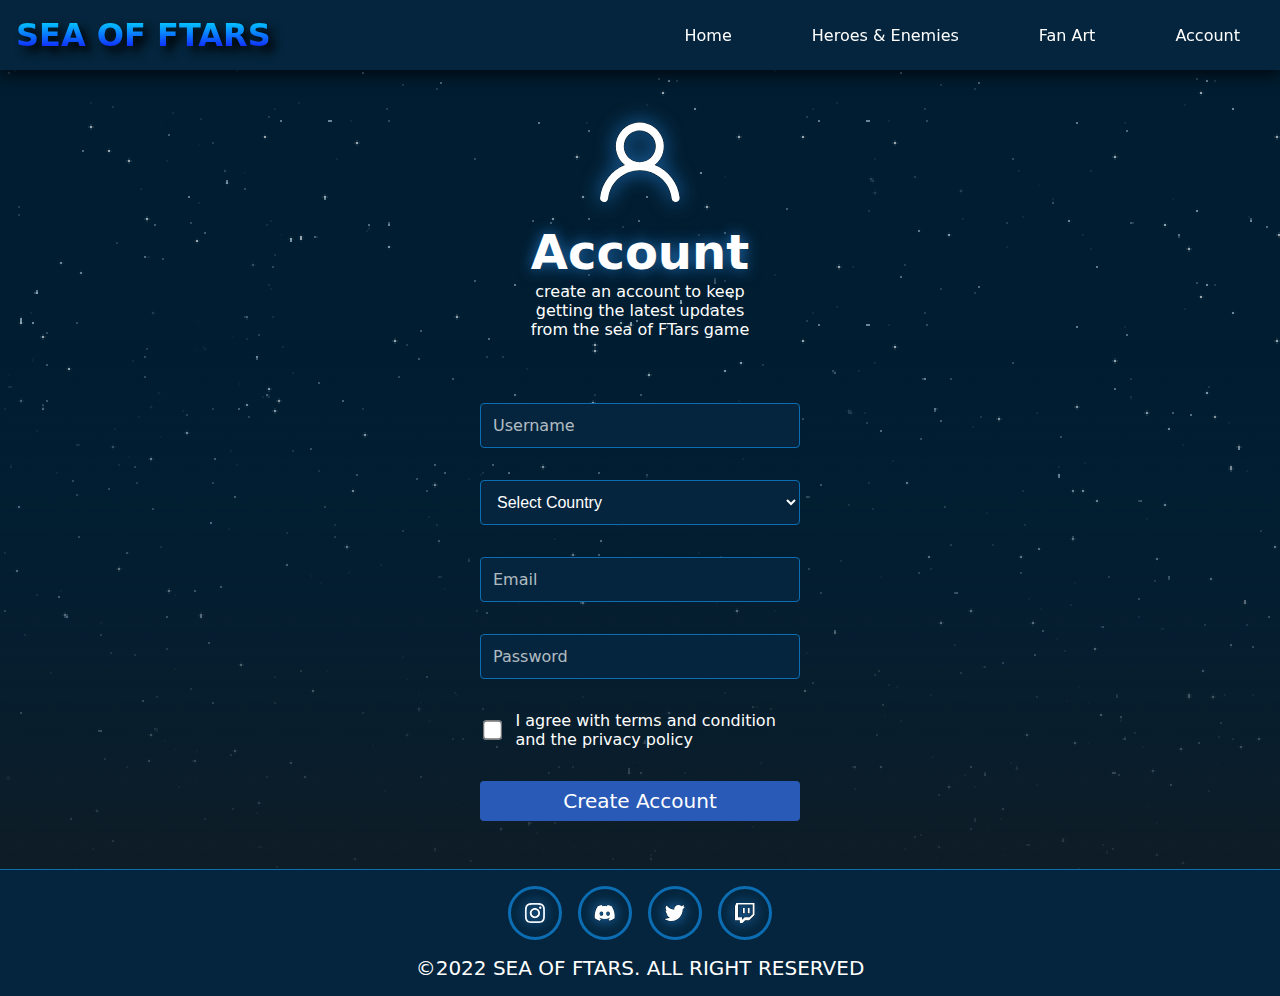
<file: account.html>
<!DOCTYPE html>
<html lang="en">
    <head>
        <meta charset="UTF-8" />
        <meta http-equiv="X-UA-Compatible" content="IE=edge" />
        <meta name="viewport" content="width=device-width, initial-scale=1.0" />
        <link rel="stylesheet" href="./css/variables.css" />
        <link rel="stylesheet" href="./css/navbar.css" />
        <link rel="stylesheet" href="./css/footer.css" />
        <link rel="stylesheet" href="./css/account.css" />
        <script src="./javascript/navbar.js" defer></script>
        <script src="./javascript/validation.js" defer></script>
    </head>
    <body>
        <nav class="nav">
            <div class="nav-logo-title">SEA OF FTARS</div>
            <div class="nav-content">
                <a href="./index.html" class="nav-link">Home</a>
                <a href="./heroes_and_enemy.html" class="nav-link"
                    >Heroes & Enemies</a
                >
                <a href="./fan_art.html" class="nav-link">Fan Art</a>
                <a href="./account.html" class="nav-link">Account</a>
            </div>
            <div class="nav-button-burger">
                <div class="nav__burger"></div>
            </div>
        </nav>

        <main class="main">
            <div class="sky-background-top">
                <img
                    src="./assets/Background/bg-pattern-sky-lg.png"
                    class="sky-background-image-top"
                    alt=""
                />
            </div>
            <div class="top-content">
                <img
                    src="./assets/Icons/Account.svg"
                    class="top-content-image"
                    alt=""
                />
                <div class="top-content-title">Account</div>
                <div class="top-content-text">
                    create an account to keep getting the latest updates from
                    the sea of FTars game
                </div>
            </div>
            <form action="" class="form">
                <input
                    type="text"
                    class="text-input"
                    placeholder="Username"
                    onfocus="this.placeholder =''"
                    onblur="this.placeholder = 'Username'"
                    id="username"
                />
                <select name="" id="country" class="select-input">
                    <option value="" selected>Select Country</option>
                    <option value="Indonesia">Indonesia</option>
                    <option value="Amerika">Amerika</option>
                    <option value="Singapore">Singapore</option>
                    <option value="Brazil">Brazil</option>
                </select>
                <input
                    type="text"
                    class="text-input"
                    placeholder="Email"
                    onfocus="this.placeholder =''"
                    onblur="this.placeholder = 'Email'"
                    id="email"
                />
                <input
                    type="text"
                    class="text-input"
                    placeholder="Password"
                    onfocus="this.placeholder =''"
                    onblur="this.placeholder = 'Password'"
                    id="password"
                />
                <div class="checkbox-input-container">
                    <input
                        type="checkbox"
                        name="checkbox"
                        class="checkbox-input"
                        id="checkbox"
                    />
                    <p class="checkbox-text">
                        I agree with terms and condition and the privacy policy
                    </p>
                </div>
                <button class="create-button" id="create-button">
                    Create Account
                </button>
            </form>
        </main>

        <!-- MENU BAR RESPONSIVE -->
        <div class="menu-container" id="menu-container">
            <div class="menu">
                <a href="./index.html">Home</a>
            </div>
            <div class="menu">
                <a href="./heroes_and_enemy.html">Heroes & Enemy</a>
            </div>
            <div class="menu">
                <a href="./fan_art.html">Fan Art</a>
            </div>
            <div class="menu">
                <a href="./account.html">Account</a>
            </div>
        </div>

        <footer class="footer">
            <div class="social-media">
                <a href="" class="social-media__icon">
                    <img
                        src="./assets/Icons/instagram.svg"
                        class="icon"
                        alt=""
                    />
                </a>
                <a href="" class="social-media__icon">
                    <img src="./assets/Icons/discord.svg" class="icon" alt="" />
                </a>
                <a href="" class="social-media__icon">
                    <img src="./assets/Icons/twitter.svg" class="icon" alt="" />
                </a>
                <a href="" class="social-media__icon">
                    <img src="./assets/Icons/twitch.svg" class="icon" alt="" />
                </a>
            </div>
            <div class="copyright">©2022 SEA OF FTARS. ALL RIGHT RESERVED</div>
        </footer>

        <p class="error-message" id="error-message"></p>
        <p class="success-message" id="success-message"></p>
    </body>
</html>
</file>
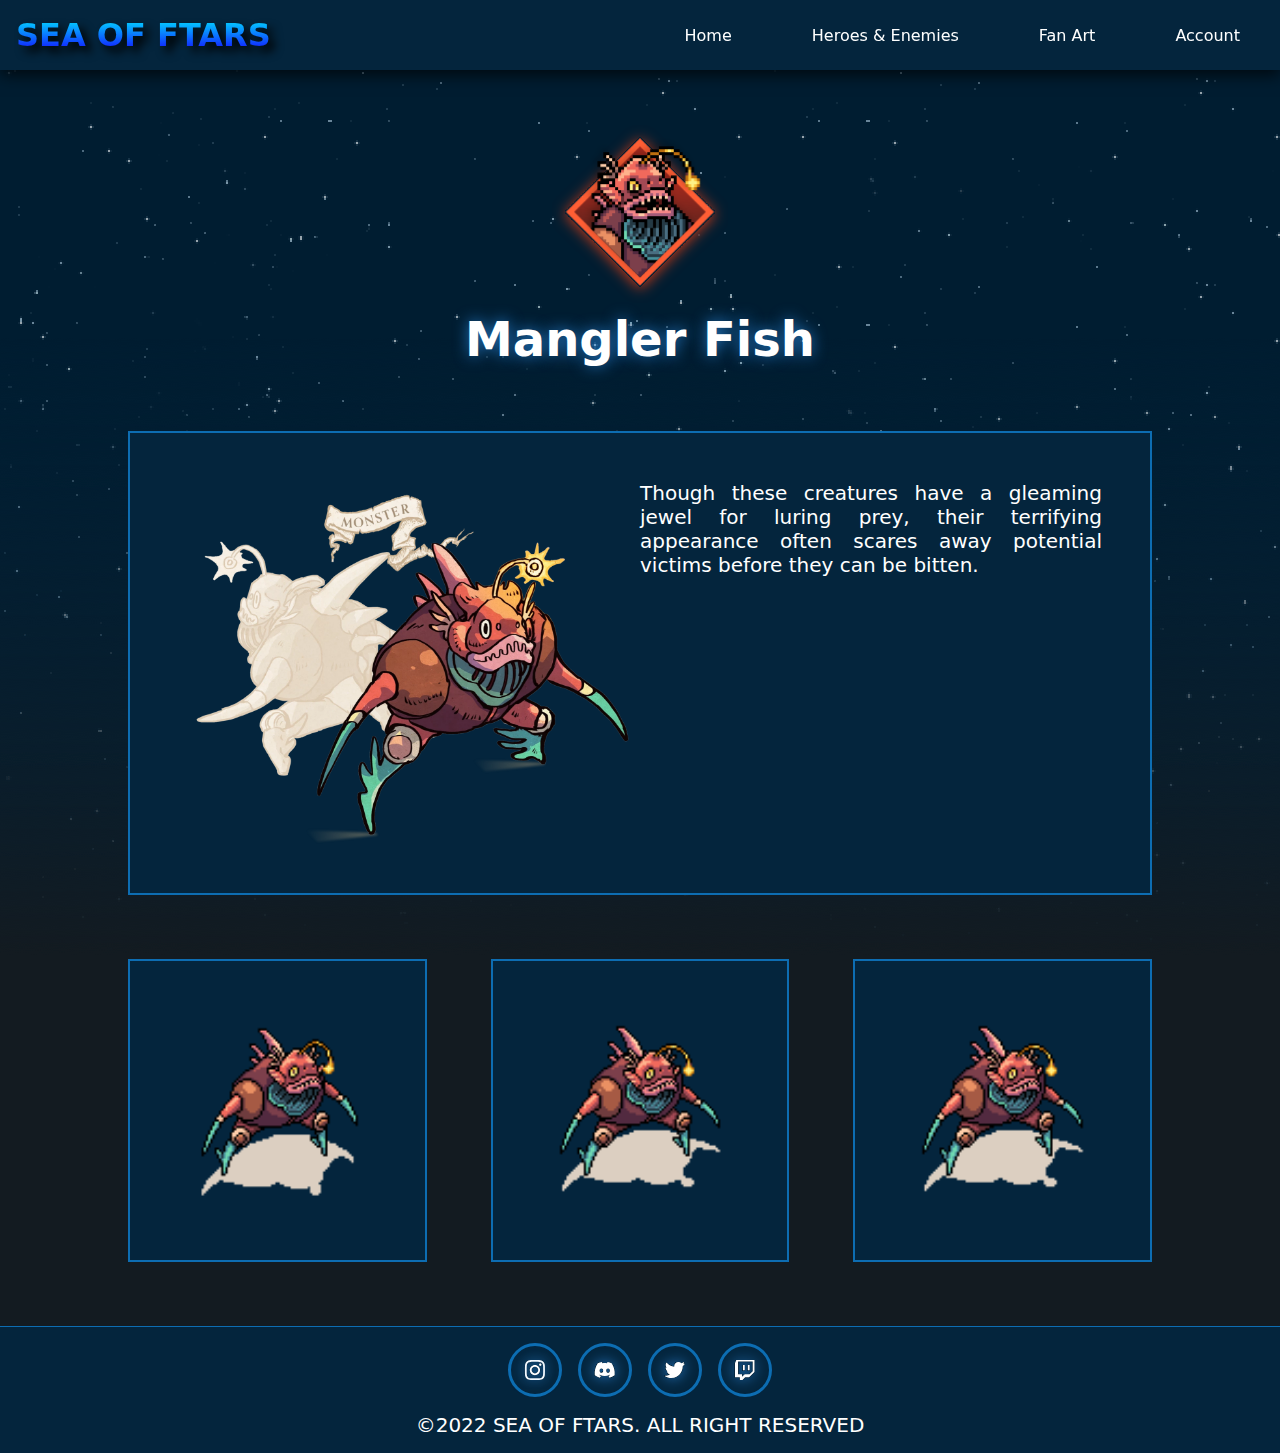
<file: enemy_detail.html>
<!DOCTYPE html>
<html lang="en">
    <head>
        <meta charset="UTF-8" />
        <meta http-equiv="X-UA-Compatible" content="IE=edge" />
        <meta name="viewport" content="width=device-width, initial-scale=1.0" />
        <link rel="stylesheet" href="./css/variables.css" />
        <link rel="stylesheet" href="./css/navbar.css" />
        <link rel="stylesheet" href="./css/footer.css" />
        <link rel="stylesheet" href="./css/character_detail.css" />
        <script src="./javascript/navbar.js" defer></script>
    </head>
    <body>
        <nav class="nav">
            <div class="nav-logo-title">SEA OF FTARS</div>
            <div class="nav-content">
                <a href="./index.html" class="nav-link">Home</a>
                <a href="./heroes_and_enemy.html" class="nav-link"
                    >Heroes & Enemies</a
                >
                <a href="./fan_art.html" class="nav-link">Fan Art</a>
                <a href="./account.html" class="nav-link">Account</a>
            </div>
            <div class="nav-button-burger">
                <div class="nav__burger"></div>
            </div>
        </nav>

        <main class="main">
            <div class="sky-background-top">
                <img
                    src="./assets/Background/bg-pattern-sky-lg.png"
                    class="sky-background-image-top"
                    alt=""
                />
            </div>
            <div class="top-content">
                <img
                    src="./assets/Enemy Detail/enemy_icon.svg"
                    class="top-content-image"
                    alt=""
                />
                <div class="top-content-title">Mangler Fish</div>
            </div>

            <article class="content-container">
                <img
                    src="./assets/Enemy Detail/enemy_icon2.png"
                    class="character-icon2"
                    alt=""
                />
                <div class="character-text">
                    Though these creatures have a gleaming jewel for luring
                    prey, their terrifying appearance often scares away
                    potential victims before they can be bitten.
                </div>
            </article>

            <article class="animation-container">
                <div class="animation-content-container">
                    <img
                        src="./assets/Enemy Detail/anim1.gif"
                        class="animation-content"
                        alt=""
                    />
                </div>
                <div class="animation-content-container">
                    <img
                        src="./assets/Enemy Detail/anim2.gif"
                        class="animation-content"
                        alt=""
                    />
                </div>
                <div class="animation-content-container">
                    <img
                        src="./assets/Enemy Detail/anim3.gif"
                        class="animation-content"
                        alt=""
                    />
                </div>
            </article>
        </main>

        <!-- MENU BAR RESPONSIVE -->
        <div class="menu-container" id="menu-container">
            <div class="menu">
                <a href="./index.html">Home</a>
            </div>
            <div class="menu">
                <a href="./heroes_and_enemy.html">Heroes & Enemy</a>
            </div>
            <div class="menu">
                <a href="./fan_art.html">Fan Art</a>
            </div>
            <div class="menu">
                <a href="./account.html">Account</a>
            </div>
        </div>

        <footer class="footer">
            <div class="social-media">
                <a href="" class="social-media__icon">
                    <img
                        src="./assets/Icons/instagram.svg"
                        class="icon"
                        alt=""
                    />
                </a>
                <a href="" class="social-media__icon">
                    <img src="./assets/Icons/discord.svg" class="icon" alt="" />
                </a>
                <a href="" class="social-media__icon">
                    <img src="./assets/Icons/twitter.svg" class="icon" alt="" />
                </a>
                <a href="" class="social-media__icon">
                    <img src="./assets/Icons/twitch.svg" class="icon" alt="" />
                </a>
            </div>
            <div class="copyright">©2022 SEA OF FTARS. ALL RIGHT RESERVED</div>
        </footer>
    </body>
</html>
</file>
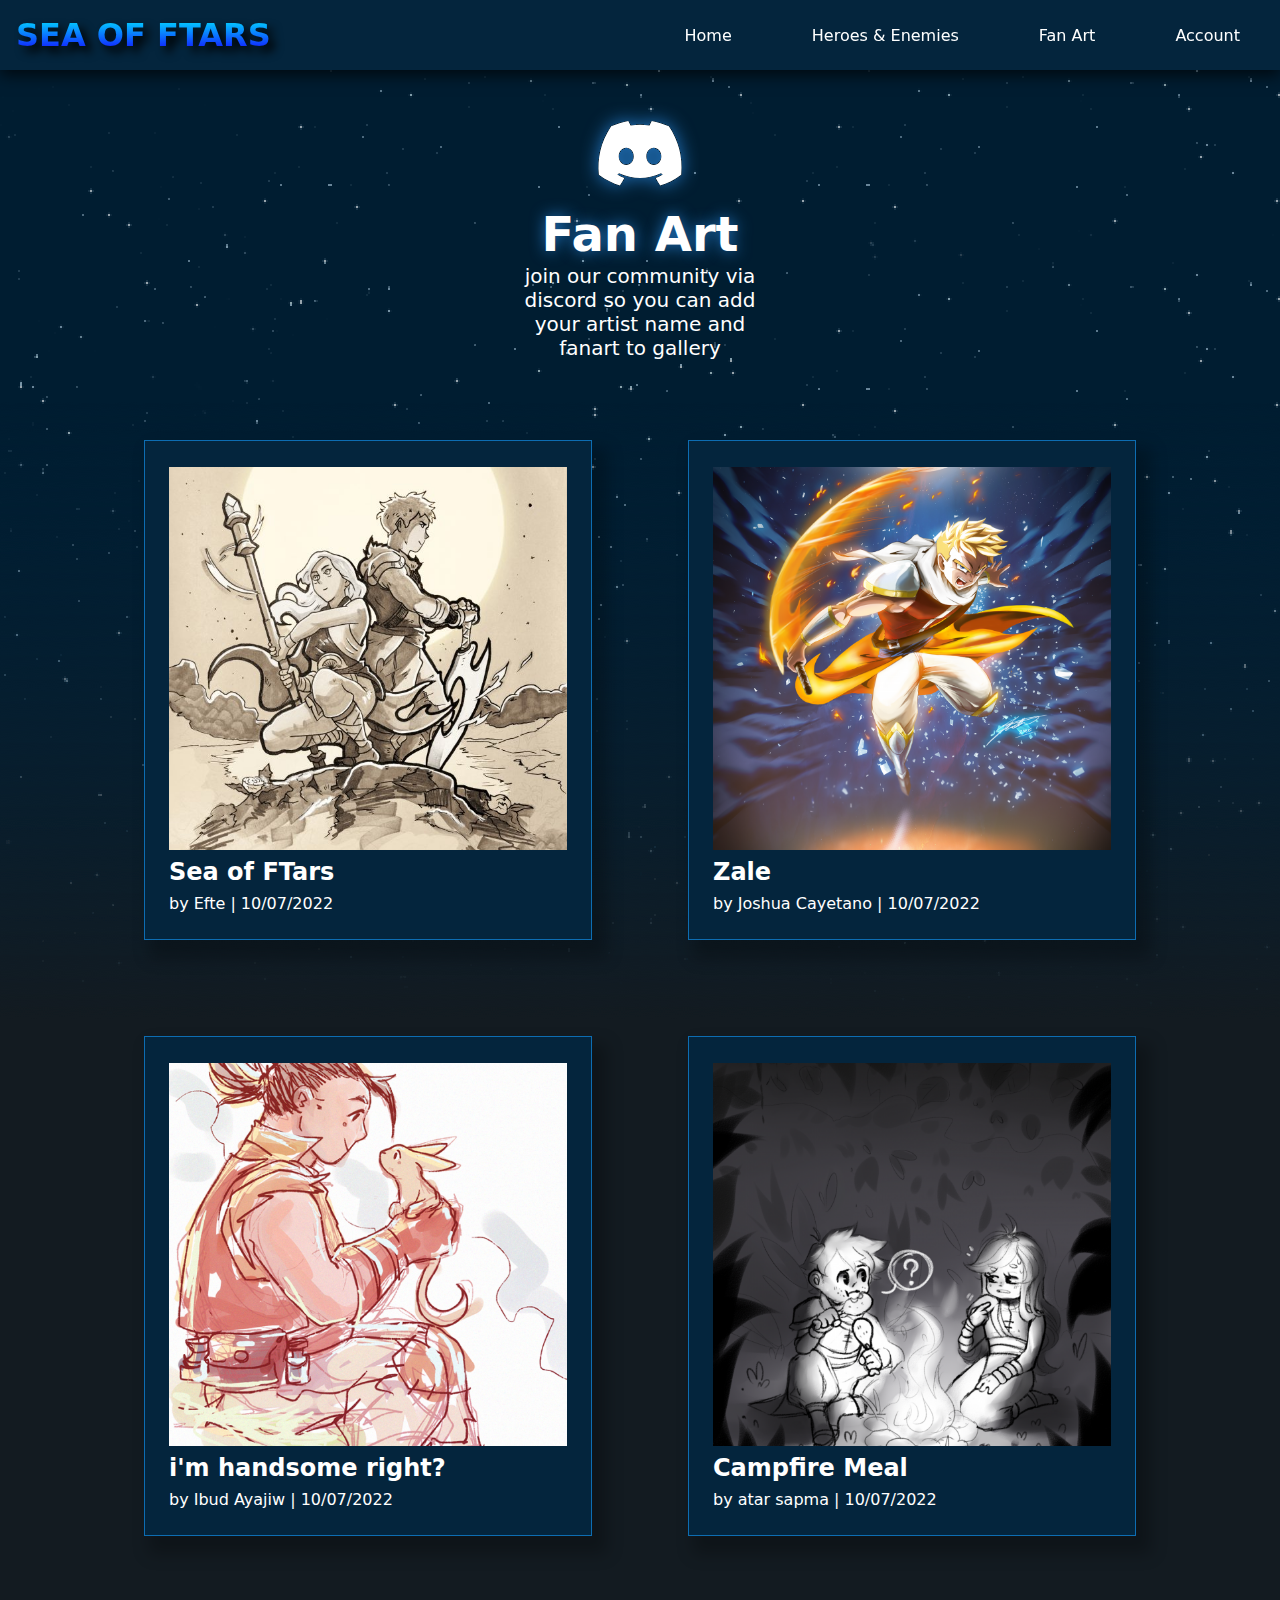
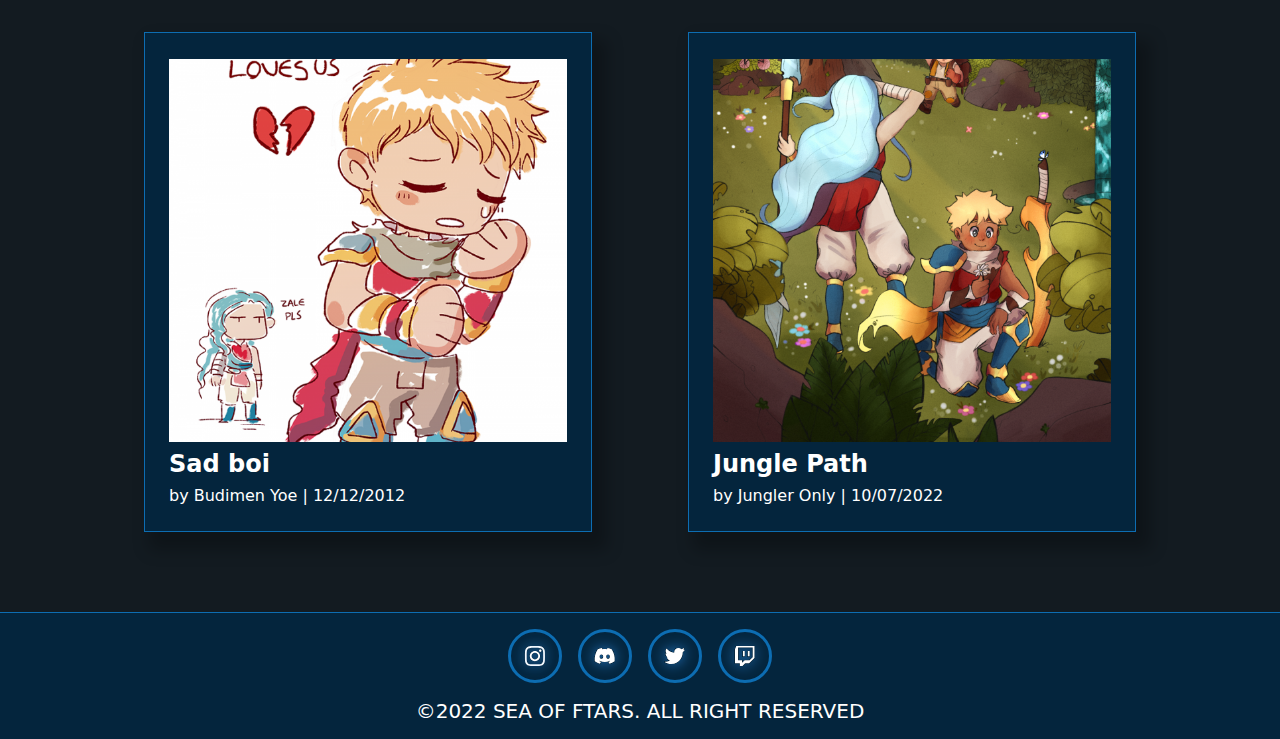
<file: fan_art.html>
<!DOCTYPE html>
<html lang="en">
    <head>
        <meta charset="UTF-8" />
        <meta http-equiv="X-UA-Compatible" content="IE=edge" />
        <meta name="viewport" content="width=device-width, initial-scale=1.0" />
        <link rel="stylesheet" href="./css/variables.css" />
        <link rel="stylesheet" href="./css/navbar.css" />
        <link rel="stylesheet" href="./css/footer.css" />
        <link rel="stylesheet" href="./css/fan_art.css" />
        <script src="./javascript/navbar.js" defer></script>
    </head>
    <body>
        <nav class="nav">
            <div class="nav-logo-title">SEA OF FTARS</div>
            <div class="nav-content">
                <a href="./index.html" class="nav-link">Home</a>
                <a href="./heroes_and_enemy.html" class="nav-link">
                    Heroes & Enemies
                </a>
                <a href="./fan_art.html" class="nav-link">Fan Art</a>
                <a href="./account.html" class="nav-link">Account</a>
            </div>
            <div class="nav-button-burger">
                <div class="nav__burger"></div>
            </div>
        </nav>

        <main class="main">
            <div class="sky-background-top">
                <img
                    src="./assets/Background/bg-pattern-sky-lg.png"
                    class="sky-background-image-top"
                    alt=""
                />
            </div>
            <article class="top-content">
                <img
                    src="./assets/Icons/discord2.svg"
                    class="top-content-image"
                    alt=""
                />
                <div class="top-content-title">Fan Art</div>
                <div class="top-content-text">
                    join our community via discord so you can add your artist
                    name and fanart to gallery
                </div>
            </article>

            <article class="fan-art-content-container">
                <div class="fan-art-content">
                    <img
                        src="./assets/Fan Art Post/Fan Art Pos2.jpg"
                        class="fan-art-image"
                        alt=""
                    />
                    <div class="fan-art-title">Sea of FTars</div>
                    <div class="fan-art-text">by Efte | 10/07/2022</div>
                </div>
                <div class="fan-art-content">
                    <img
                        src="./assets/Fan Art Post/Fan Art Pos7.png"
                        class="fan-art-image"
                        alt=""
                    />
                    <div class="fan-art-title">Zale</div>
                    <div class="fan-art-text">
                        by Joshua Cayetano | 10/07/2022
                    </div>
                </div>
                <div class="fan-art-content">
                    <img
                        src="./assets/Fan Art Post/Fan Art Pos6.png"
                        class="fan-art-image"
                        alt=""
                    />
                    <div class="fan-art-title">i'm handsome right?</div>
                    <div class="fan-art-text">by Ibud Ayajiw | 10/07/2022</div>
                </div>
                <div class="fan-art-content">
                    <img
                        src="./assets/Fan Art Post/Fan Art Pos.png"
                        class="fan-art-image"
                        alt=""
                    />
                    <div class="fan-art-title">Campfire Meal</div>
                    <div class="fan-art-text">by atar sapma | 10/07/2022</div>
                </div>
                <div class="fan-art-content">
                    <img
                        src="./assets/Fan Art Post/Fan Art Pos9.png"
                        class="fan-art-image"
                        alt=""
                    />
                    <div class="fan-art-title">Sad boi</div>
                    <div class="fan-art-text">by Budimen Yoe | 12/12/2012</div>
                </div>
                <div class="fan-art-content">
                    <img
                        src="./assets/Fan Art Post/Fan Art Pos8.png"
                        class="fan-art-image"
                        alt=""
                    />
                    <div class="fan-art-title">Jungle Path</div>
                    <div class="fan-art-text">by Jungler Only | 10/07/2022</div>
                </div>
            </article>
            <!-- <div class="sky-background-bottom">
                <img
                    src="./assets/Background/bg-pattern-sky-lg.png"
                    class="sky-background-image-bottom"
                    alt=""
                />
            </div> -->
        </main>

        <!-- MENU BAR RESPONSIVE -->
        <div class="menu-container" id="menu-container">
            <div class="menu">
                <a href="./index.html">Home</a>
            </div>
            <div class="menu">
                <a href="./heroes_and_enemy.html">Heroes & Enemy</a>
            </div>
            <div class="menu">
                <a href="./fan_art.html">Fan Art</a>
            </div>
            <div class="menu">
                <a href="./account.html">Account</a>
            </div>
        </div>

        <footer class="footer">
            <div class="social-media">
                <a href="" class="social-media__icon">
                    <img
                        src="./assets/Icons/instagram.svg"
                        class="icon"
                        alt=""
                    />
                </a>
                <a href="" class="social-media__icon">
                    <img src="./assets/Icons/discord.svg" class="icon" alt="" />
                </a>
                <a href="" class="social-media__icon">
                    <img src="./assets/Icons/twitter.svg" class="icon" alt="" />
                </a>
                <a href="" class="social-media__icon">
                    <img src="./assets/Icons/twitch.svg" class="icon" alt="" />
                </a>
            </div>
            <div class="copyright">©2022 SEA OF FTARS. ALL RIGHT RESERVED</div>
        </footer>
    </body>
</html>
</file>
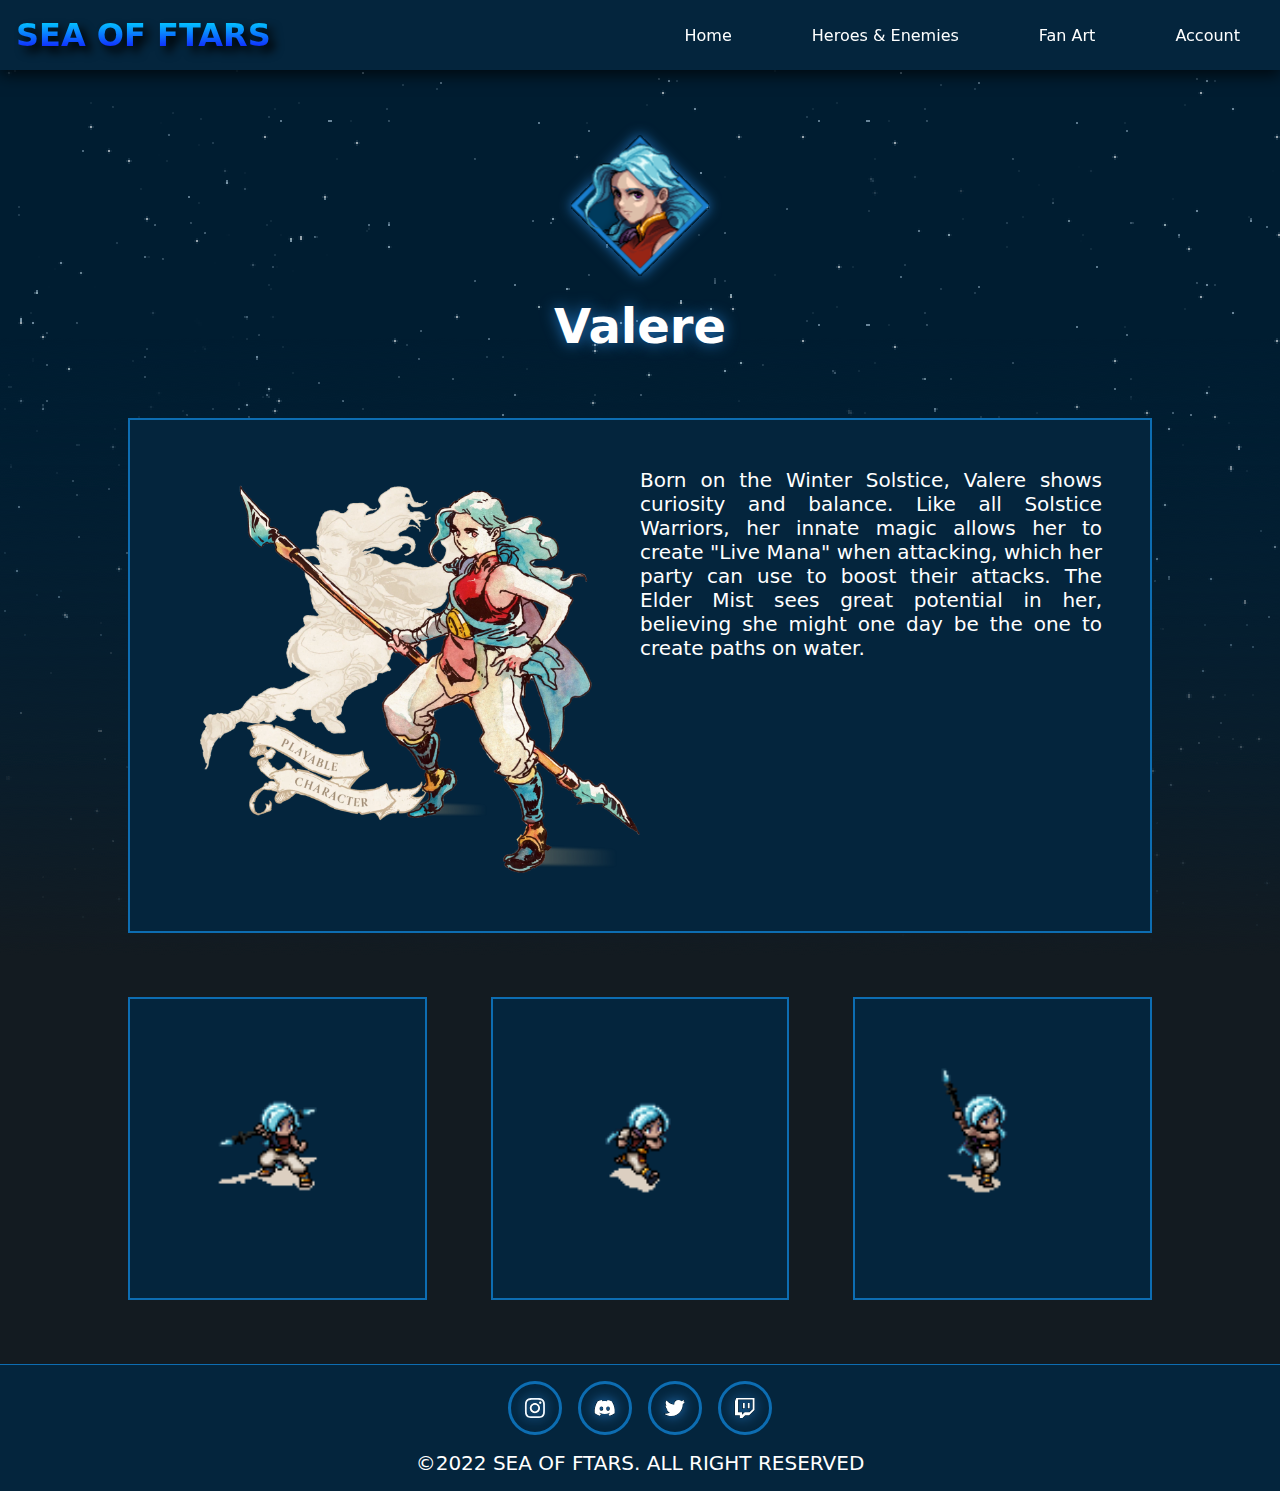
<file: hero_detail.html>
<!DOCTYPE html>
<html lang="en">
    <head>
        <meta charset="UTF-8" />
        <meta http-equiv="X-UA-Compatible" content="IE=edge" />
        <meta name="viewport" content="width=device-width, initial-scale=1.0" />
        <link rel="stylesheet" href="./css/variables.css" />
        <link rel="stylesheet" href="./css/navbar.css" />
        <link rel="stylesheet" href="./css/footer.css" />
        <link rel="stylesheet" href="./css/character_detail.css" />
        <script src="./javascript/navbar.js" defer></script>
    </head>
    <body>
        <nav class="nav">
            <div class="nav-logo-title">SEA OF FTARS</div>
            <div class="nav-content">
                <a href="./index.html" class="nav-link">Home</a>
                <a href="./heroes_and_enemy.html" class="nav-link"
                    >Heroes & Enemies</a
                >
                <a href="./fan_art.html" class="nav-link">Fan Art</a>
                <a href="./account.html" class="nav-link">Account</a>
            </div>
            <div class="nav-button-burger">
                <div class="nav__burger"></div>
            </div>
        </nav>

        <main class="main">
            <div class="sky-background-top">
                <img
                    src="./assets/Background/bg-pattern-sky-lg.png"
                    class="sky-background-image-top"
                    alt=""
                />
            </div>
            <div class="top-content">
                <img
                    src="./assets/Hero Detail/hero_icon.svg"
                    class="top-content-image"
                    alt=""
                />
                <div class="top-content-title">Valere</div>
            </div>

            <article class="content-container">
                <img
                    src="./assets/Hero Detail/hero_icon2.png"
                    class="character-icon2"
                    alt=""
                />
                <div class="character-text">
                    Born on the Winter Solstice, Valere shows curiosity and
                    balance. Like all Solstice Warriors, her innate magic allows
                    her to create "Live Mana" when attacking, which her party
                    can use to boost their attacks. The Elder Mist sees great
                    potential in her, believing she might one day be the one to
                    create paths on water.
                </div>
            </article>

            <article class="animation-container">
                <div class="animation-content-container">
                    <img
                        src="./assets/Hero Detail/anim1.gif"
                        class="animation-content"
                        alt=""
                    />
                </div>
                <div class="animation-content-container">
                    <img
                        src="./assets/Hero Detail/anim2.gif"
                        class="animation-content"
                        alt=""
                    />
                </div>
                <div class="animation-content-container">
                    <img
                        src="./assets/Hero Detail/anim3.gif"
                        class="animation-content"
                        alt=""
                    />
                </div>
            </article>
        </main>

        <!-- MENU BAR RESPONSIVE -->
        <div class="menu-container" id="menu-container">
            <div class="menu">
                <a href="./index.html">Home</a>
            </div>
            <div class="menu">
                <a href="./heroes_and_enemy.html">Heroes & Enemy</a>
            </div>
            <div class="menu">
                <a href="./fan_art.html">Fan Art</a>
            </div>
            <div class="menu">
                <a href="./account.html">Account</a>
            </div>
        </div>

        <footer class="footer">
            <div class="social-media">
                <a href="" class="social-media__icon">
                    <img
                        src="./assets/Icons/instagram.svg"
                        class="icon"
                        alt=""
                    />
                </a>
                <a href="" class="social-media__icon">
                    <img src="./assets/Icons/discord.svg" class="icon" alt="" />
                </a>
                <a href="" class="social-media__icon">
                    <img src="./assets/Icons/twitter.svg" class="icon" alt="" />
                </a>
                <a href="" class="social-media__icon">
                    <img src="./assets/Icons/twitch.svg" class="icon" alt="" />
                </a>
            </div>
            <div class="copyright">©2022 SEA OF FTARS. ALL RIGHT RESERVED</div>
        </footer>
    </body>
</html>
</file>
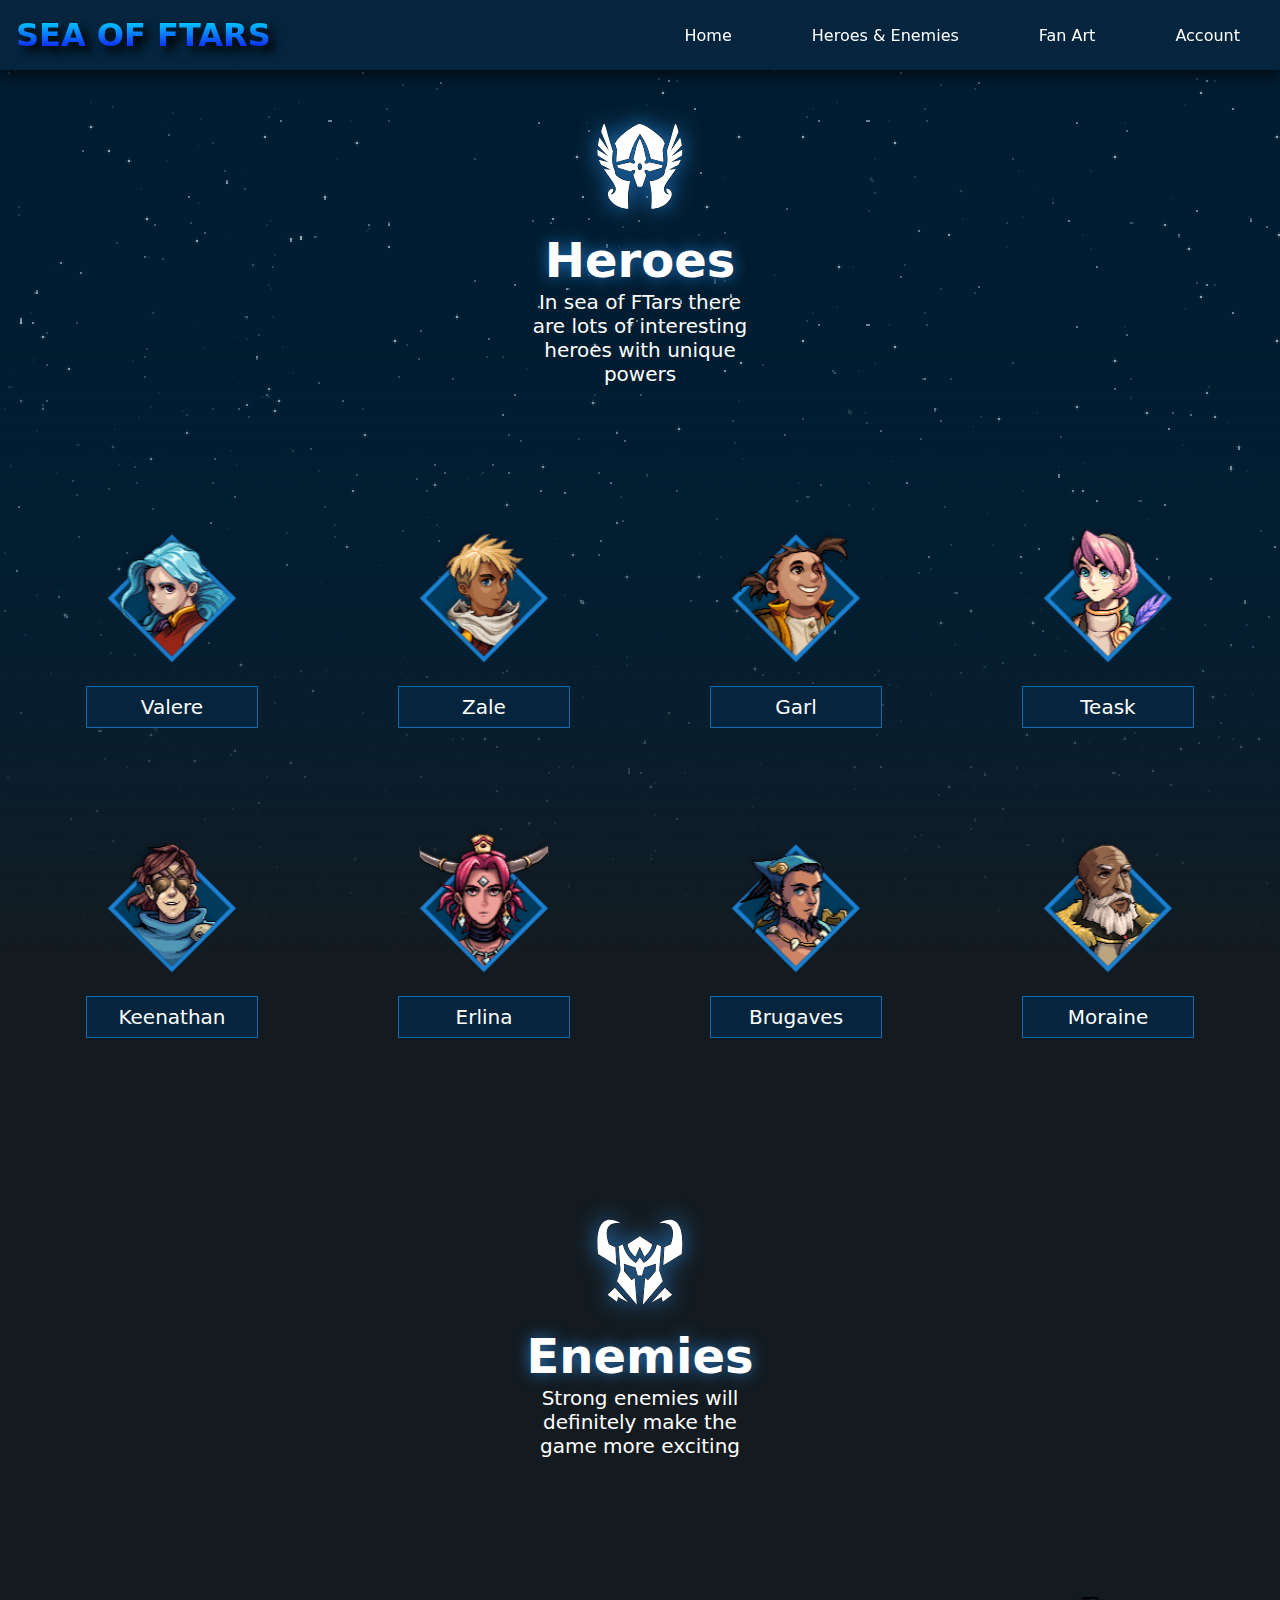
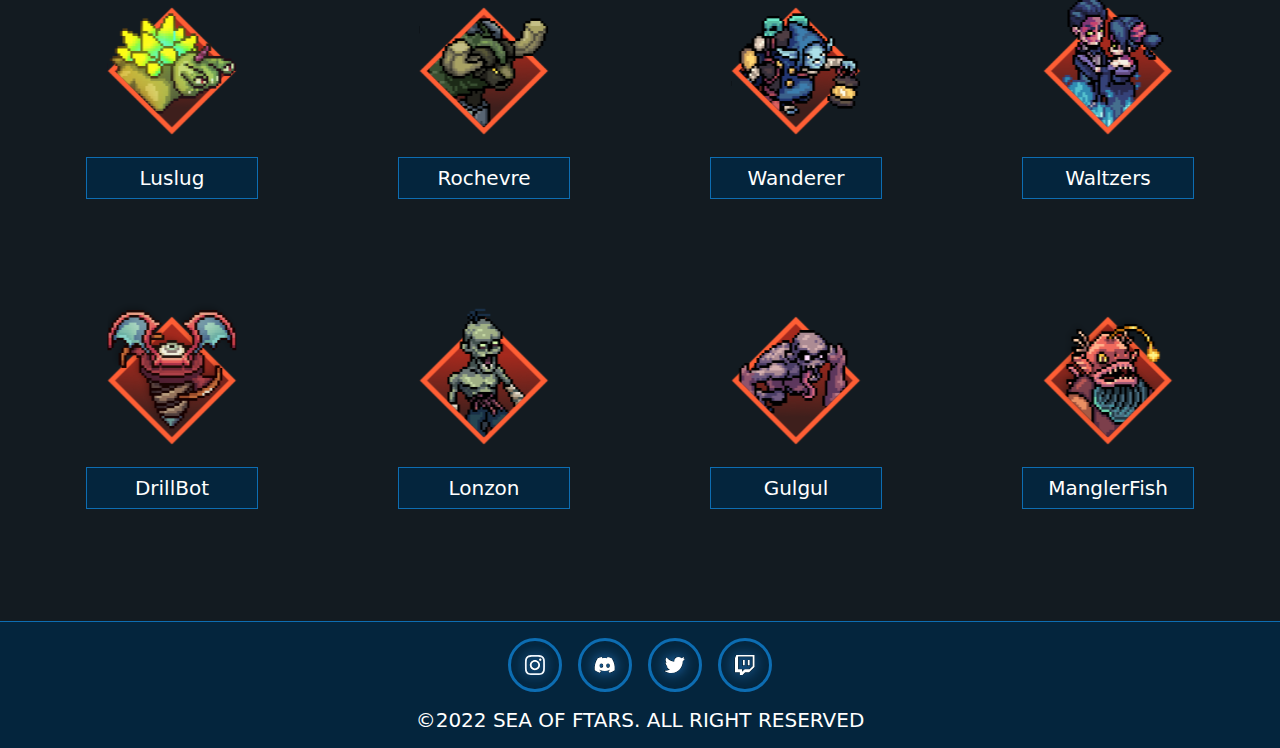
<file: heroes_and_enemy.html>
<!DOCTYPE html>
<html lang="en">
    <head>
        <meta charset="UTF-8" />
        <meta http-equiv="X-UA-Compatible" content="IE=edge" />
        <meta name="viewport" content="width=device-width, initial-scale=1.0" />
        <link rel="stylesheet" href="./css/variables.css" />
        <link rel="stylesheet" href="./css/navbar.css" />
        <link rel="stylesheet" href="./css/footer.css" />
        <link rel="stylesheet" href="./css/characters.css" />
        <script src="./javascript/heroes.js" defer></script>
        <script src="./javascript/enemies.js" defer></script>
        <script src="./javascript/navbar.js" defer></script>
    </head>
    <body>
        <nav class="nav">
            <div class="nav-logo-title">SEA OF FTARS</div>
            <div class="nav-content">
                <a href="./index.html" class="nav-link">Home</a>
                <a href="./heroes_and_enemy.html" class="nav-link"
                    >Heroes & Enemies</a
                >
                <a href="./fan_art.html" class="nav-link">Fan Art</a>
                <a href="./account.html" class="nav-link">Account</a>
            </div>
            <div class="nav-button-burger">
                <div class="nav__burger"></div>
            </div>
        </nav>

        <main class="main">
            <div class="sky-background-top">
                <img
                    src="./assets/Background/bg-pattern-sky-lg.png"
                    class="sky-background-image-top"
                    alt=""
                />
            </div>

            <article class="heroes">
                <div class="top-content">
                    <img
                        src="./assets/Icons/Heroes.svg"
                        class="top-content-image"
                        alt=""
                    />
                    <div class="top-content-title">Heroes</div>
                    <div class="top-content-text">
                        In sea of FTars there are lots of interesting heroes
                        with unique powers
                    </div>
                </div>
                <div class="heroes-container" id="heroes-container"></div>
            </article>

            <article class="enemies">
                <div class="top-content">
                    <img
                        src="./assets/Icons/Enemy.svg"
                        class="top-content-image"
                        alt=""
                    />
                    <div class="top-content-title">Enemies</div>
                    <div class="top-content-text">
                        Strong enemies will definitely make the game more
                        exciting
                    </div>
                </div>
                <div class="enemies-container" id="enemies-container"></div>
            </article>
        </main>

        <footer class="footer">
            <div class="social-media">
                <a href="" class="social-media__icon">
                    <img
                        src="./assets/Icons/instagram.svg"
                        class="icon"
                        alt=""
                    />
                </a>
                <a href="" class="social-media__icon">
                    <img src="./assets/Icons/discord.svg" class="icon" alt="" />
                </a>
                <a href="" class="social-media__icon">
                    <img src="./assets/Icons/twitter.svg" class="icon" alt="" />
                </a>
                <a href="" class="social-media__icon">
                    <img src="./assets/Icons/twitch.svg" class="icon" alt="" />
                </a>
            </div>
            <div class="copyright">©2022 SEA OF FTARS. ALL RIGHT RESERVED</div>
        </footer>

        <!-- MENU BAR RESPONSIVE -->
        <div class="menu-container" id="menu-container">
            <div class="menu">
                <a href="./index.html">Home</a>
            </div>
            <div class="menu">
                <a href="./heroes_and_enemy.html">Heroes & Enemy</a>
            </div>
            <div class="menu">
                <a href="./fan_art.html">Fan Art</a>
            </div>
            <div class="menu">
                <a href="./account.html">Account</a>
            </div>
        </div>

        <!-- HEROES & ENEMIES TEMPLATE -->
        <template class="hero-container" id="hero-template">
            <img src="" class="hero-icon" alt="" />
            <div class="hero-name"></div>
        </template>

        <template class="enemy-container" id="enemy-template">
            <img src="" class="enemy-icon" alt="" />
            <div class="enemy-name"></div>
        </template>
    </body>
</html>
</file>
<file: css/variables.css>
*,
*::after,
*::before {
    box-sizing: border-box;
    padding: 0;
    margin: 0;
}

:root {
    --primary-color: #131b21;
    --secondary-color: #04253d;
    --stroke-color: #0d6db2;
    --text-color: #ffffff;
    --border-color: #0d6db2;
    --burger-color: #1189de;
    --placeholder-color: rgba(255, 255, 255, 0.7);
    --submit-button-color: #2a5ab7;
    --error-color: rgb(241, 64, 64);
    --success-color: #5cb85c;
    --border-error-color: red;
    --border-success-color: #5cb85c;

    --hover-nav-color: linear-gradient(180deg, #3c65f6 0%, #3ebcd8 100%);
    --submit-button-hover-color: #1c3e81;

    --logo-color: linear-gradient(180deg, #00edff 0%, #1400ff 100%);

    --title-text-xxl: 3rem;
    --title-text-xl: 2rem;
    --title-text-l: 1.75rem;
    --title-text-m: 1.5rem;
    --title-text-s: 1.25rem;
    --title-text-xs: 1rem;

    --shadow-color: rgba(49, 156, 255, 0.67);
    --shadow-color-2: rgba(255, 65, 15, 0.75);

    --gradient-effect-1: linear-gradient(
        180deg,
        rgba(255, 255, 255, 0),
        rgba(0, 0, 0, 0.7)
    );

    --background-sky: url('../assets/Background/bg-pattern-sky-lg.png');
}

@media screen and (max-width: 1200px) {
    :root {
        --title-text-xxl: 2.5rem;
        --title-text-xl: 1.75rem;
        --title-text-l: 1.5rem;
        --title-text-m: 1.25rem;
        --title-text-s: 1rem;
        --title-text-xs: 0.75rem;
    }
}

@media screen and (max-width: 1024px) {
    :root {
        --title-text-xxl: 2rem;
        --title-text-xl: 1.5rem;
        --title-text-l: 1.25rem;
        --title-text-m: 1rem;
        --title-text-s: 0.75rem;
        --title-text-xs: 0.5rem;
    }
}

@media screen and (max-width: 670px) {
    :root {
        --title-text-xxl: 1.75rem;
        --title-text-xl: 1.25rem;
        --title-text-l: 1rem;
    }
}

@media screen and (max-width: 525px) {
    :root {
        --title-text-xxl: 1.5rem;
        --title-text-xl: 1rem;
        --title-text-l: 0.75rem;
    }
}

@media screen and (max-width: 400px) {
    :root {
        --title-text-xxl: 1.25rem;
        --title-text-xl: 1rem;
        --title-text-l: 0.75rem;
        --title-text-m: 0.5rem;
        --title-text-s: 0.5rem;
        --title-text-xs: 0.25rem;
    }
}
</file>
<file: css/navbar.css>
body {
    background-color: var(--primary-color);
    font-family: 'Neusa Next Pro', system-ui, -apple-system, BlinkMacSystemFont,
        'Segoe UI', Roboto, Oxygen, Ubuntu, Cantarell, 'Open Sans',
        'Helvetica Neue', sans-serif;
    color: var(--text-color);
    position: relative;
}

.nav {
    background-color: var(--secondary-color);
    display: flex;
    justify-content: space-between;
    align-items: center;
    padding: 1rem;
    position: sticky;
    top: 0;
    z-index: 100;
    box-shadow: rgba(0, 0, 0, 0.7) 0px 5px 15px;
    width: 100%;
}

.nav-logo-title {
    font-weight: 700;
    font-size: var(--title-text-xl);
    display: flex;
    align-items: center;
    text-align: center;
    background: linear-gradient(180deg, #00edff 0%, #1400ff 100%);
    -webkit-background-clip: text;
    -webkit-text-fill-color: transparent;
    background-clip: text;

    filter: drop-shadow(6px 6px 5px #000000);
}

.nav-content {
    display: flex;
    justify-content: center;
    align-items: center;
    gap: 2rem;
    font-weight: 400;
    z-index: inherit;
    /* border: 1px solid gray; */
}

.nav-link {
    border-radius: 0.125rem;
    padding: 0.5rem 1.5rem;
    color: white;
    position: relative;
}

a {
    text-decoration: none;
    color: inherit;
}

.nav-link::before {
    background-image: var(--hover-nav-color);
    border-radius: 2px;
    bottom: 2px;
    box-shadow: 0 0 7px 0 rgb(0 179 200 / 64%);
    content: '';
    left: 2px;
    opacity: 0;
    position: absolute;
    right: 2px;
    top: 2px;
    transition: opacity 200ms linear;
    z-index: -1;
}

.nav-link:hover::before {
    opacity: 1;
}

.nav__burger {
    width: 2.25rem;
    height: 0.25rem;
    background: var(--burger-color);
    border-radius: 5px;
    transition: all 0.5s ease-in-out;
    display: none;
}
.nav__burger::before,
.nav__burger::after {
    content: '';
    position: absolute;
    background: var(--burger-color);
    width: 2.25rem;
    height: 0.25rem;
    border-radius: 0.125rem;
    transition: all 0.5s ease-in-out;
}
.nav__burger::before {
    transform: translateY(-0.75rem);
}
.nav__burger::after {
    transform: translateY(0.75rem);
}

.nav-button-burger {
    display: none;
}

.nav-button-burger.open .nav__burger {
    background: transparent;
}
.nav-button-burger.open .nav__burger::before {
    transform: rotate(45deg);
}
.nav-button-burger.open .nav__burger::after {
    transform: rotate(-45deg);
}

.menu-container {
    position: fixed;
    display: flex;
    justify-content: center;
    align-items: center;
    flex-direction: column;
    width: 100%;
    background-color: var(--secondary-color);
    gap: 1rem;
    padding: 1rem 0;
    border-bottom: 1px solid var(--border-color);
    top: -10rem;
    z-index: 10;
    transition: 0.3s;
    height: 200px;
}

@media screen and (max-width: 805px) {
    .nav-content {
        display: none;
    }

    .nav-button-burger {
        display: block;
    }

    .nav__burger {
        display: block;
    }
}

@media screen and (max-width: 768px) {
    .nav__burger {
        width: 1.75rem;
        height: 0.15rem;
    }
    .nav__burger::before,
    .nav__burger::after {
        width: 1.75rem;
        height: 0.15rem;
    }

    .nav__burger::before {
        transform: translateY(-0.5rem);
    }
    .nav__burger::after {
        transform: translateY(0.5rem);
    }
}
</file>
<file: css/footer.css>
.footer {
    display: flex;
    justify-content: center;
    align-items: center;
    flex-direction: column;
    background-color: var(--secondary-color);
    border-top: 1px solid var(--border-color);
    padding: 1rem;
    gap: 1rem;
}

.social-media {
    display: flex;
    justify-content: space-between;
    align-items: center;
    gap: 1rem;
}

.social-media__icon {
    display: flex;
    justify-content: center;
    align-items: center;
    color: white;
    border: 3px solid var(--border-color);
    border-radius: 50%;
    transition: 0.2s;
}

.social-media__icon:hover {
    box-shadow: 0px 0px 10px var(--shadow-color);
}

.icon {
    height: 3rem;
    width: 3rem;
}

.copyright {
    font-weight: 500;
    font-size: var(--title-text-s);
}

@media screen and (max-width: 768px) {
    .icon {
        height: 2.5rem;
        width: 2.5rem;
    }

    .social-media__icon {
        border: 2px solid var(--border-color);
    }
}

@media screen and (max-width: 425px) {
    .social-media__icon {
        border: 1px solid var(--border-color);
    }
}

@media screen and (max-width: 400px) {
    .icon {
        height: 2rem;
        width: 2rem;
    }
}
</file>
<file: css/account.css>
.main {
    display: flex;
    justify-content: center;
    align-items: center;
    flex-direction: column;
    position: relative;
    gap: 4rem;
    overflow: hidden;
}

.sky-background-top {
    width: 100%;
    position: absolute;
    top: -4rem;
    z-index: -1;
}

.sky-background-image-top {
    width: 100%;
    height: 100%;
    transform: scaleY(-1);
}

.top-content {
    display: flex;
    justify-content: center;
    align-items: center;
    flex-direction: column;
    gap: 0.125rem;
    margin-top: 2rem;
}

.top-content-image {
    width: 50%;
}

.top-content-title {
    font-weight: 700;
    font-size: var(--title-text-xxl);
    text-shadow: 0px 0px 15px rgba(49, 156, 255, 0.67);
}

.top-content-text {
    text-align: center;
    width: 15rem;
}

.form {
    display: flex;
    justify-content: center;
    align-items: center;
    flex-direction: column;
    width: 100%;
    gap: 2rem;
    margin-bottom: 3rem;
}

.text-input {
    display: inline-block;
    padding: 0.75rem;
    background-color: var(--secondary-color);
    border: 1px solid var(--border-color);
    width: 25%;
    color: var(--text-color);
    border-radius: 0.25rem;
    font-family: inherit;
    font-size: 1rem;
}

.text-input:focus {
    outline: none;
}

.text-input::placeholder {
    color: var(--placeholder-color);
    font-size: 1rem;
}

.select-input {
    padding: 0.75rem;
    background-color: var(--secondary-color);
    border: 1px solid var(--border-color);
    width: 25%;
    color: var(--placeholder-color);
    border-radius: 0.25rem;
    color: var(--text-color);
    font-size: 1rem;
}

.select-input:focus {
    outline: none;
}
.checkbox-input-container {
    width: 24%;
    display: flex;
    justify-content: flex-start;
    align-self: center;
    gap: 1rem;
}

.checkbox-input {
    transform: scale(1.5);
}

.create-button {
    padding: 0.5rem;
    background-color: var(--submit-button-color);
    font-size: var(--title-text-s);
    width: 25%;
    color: var(--text-color);
    border-radius: 0.25rem;
    border: none;
    cursor: pointer;
    font-family: inherit;
    transition: 0.3s;
}

.create-button:hover {
    background-color: var(--submit-button-hover-color);
}

option {
    border-bottom: 1px solid var(--border-color);
}

.error-message {
    display: flex;
    justify-content: center;
    align-items: center;
    text-align: center;
    position: fixed;
    top: -10%;
    background-color: var(--error-color);
    padding: 1rem;
    width: 300px;
    left: 50%;
    transform: translate(-50%, 0);
    border-radius: 0.5rem;
    transition-timing-function: ease-out;
    transition: 0.3s;
    z-index: 101;
}

.success-message {
    display: flex;
    justify-content: center;
    align-items: center;
    text-align: center;
    position: fixed;
    top: -10%;
    background-color: var(--success-color);
    padding: 1rem;
    width: 300px;
    left: 50%;
    transform: translate(-50%, 0);
    border-radius: 0.5rem;
    transition-timing-function: ease-out;
    transition: 0.3s;
    z-index: 101;
}

@media screen and (max-width: 1050px) {
    .text-input,
    .select-input,
    .create-button {
        width: 30%;
    }
    .checkbox-input-container {
        width: 29%;
    }

    .create-button {
        font-size: 1rem;
    }
}

@media screen and (max-width: 850px) {
    .text-input,
    .select-input,
    .create-button {
        width: 40%;
    }
    .checkbox-input-container {
        width: 39%;
    }
    .create-button {
        font-size: 1rem;
    }
    .text-input,
    .text-input::placeholder,
    .select-input,
    .text-input,
    .select-input {
        padding: 0.6rem;
        font-size: 0.75rem;
    }

    .checkbox-text {
        font-size: 0.75rem;
    }
    .checkbox-input {
        transform: scale(1.3);
    }
    .top-content-image {
        width: 40%;
    }
    .top-content-title {
        font-size: 1.75rem;
    }
    .top-content-text {
        font-size: 1rem;
    }
    .error-message,
    .success-message {
        width: 300px;
        padding: 0.75rem;
        font-size: 0.75rem;
    }
}

@media screen and (max-width: 505px) {
    .text-input,
    .select-input,
    .create-button {
        width: 70%;
    }
    .checkbox-input-container {
        width: 69%;
    }
    .create-button {
        font-size: 1rem;
    }
    .text-input,
    .text-input::placeholder,
    .select-input {
        font-size: 0.75rem;
    }
    .text-input,
    .select-input {
        padding: 0.6rem;
    }

    .checkbox-text {
        font-size: 0.75rem;
    }
    .checkbox-input {
        transform: scale(1.3);
    }
    .top-content-image {
        width: 30%;
    }
    .top-content-title {
        font-size: 1.25rem;
    }
    .top-content-text {
        font-size: 0.75rem;
    }
}

@media screen and (max-width: 376px) {
    .error-message,
    .success-message {
        width: 260px;
        padding: 0.75rem;
    }
}
</file>
<file: css/character_detail.css>
.main {
    display: flex;
    justify-content: center;
    align-items: center;
    flex-direction: column;
    position: relative;
    gap: 4rem;
    overflow: hidden;
}

.sky-background-top {
    width: 100%;
    position: absolute;
    top: -4rem;
    z-index: -1;
}

.sky-background-image-top {
    width: 100%;
    height: 100%;
    transform: scaleY(-1);
}

.top-content {
    display: flex;
    justify-content: center;
    align-items: center;
    flex-direction: column;
    gap: 0.125rem;
    margin-top: 2rem;
}

.top-content-image {
    width: 50%;
}

.top-content-title {
    font-weight: 700;
    font-size: var(--title-text-xxl);
    text-shadow: 0px 0px 15px rgba(49, 156, 255, 0.67);
}

.content-container {
    display: flex;
    justify-content: center;
    align-items: flex-start;
    background-color: var(--secondary-color);
    width: 80%;
    padding: 3rem;
    border: 2px solid var(--border-color);
}

.character-icon2 {
    width: 50%;
    height: 50%;
}

.character-text {
    text-align: justify;
    font-size: var(--title-text-s);
}

.animation-container {
    display: flex;
    justify-content: space-between;
    align-items: center;
    width: 80%;
    margin-bottom: 4rem;
    gap: 4rem;
}

.animation-content-container {
    width: 30%;
    background-color: var(--secondary-color);
    border: 2px solid var(--border-color);
}

.animation-content {
    width: 100%;
}

@media screen and (max-width: 1024px) {
    .character-text {
        font-size: 1rem;
    }
}

@media screen and (max-width: 768px) {
    .content-container {
        flex-direction: column;
        align-items: center;
        gap: 2rem;
    }
    .character-text {
        font-size: 0.8rem;
    }
    .animation-content-container {
        width: 50%;
    }
}

@media screen and (max-width: 600px) {
    .animation-container {
        flex-direction: column;
    }
}

@media screen and (max-width: 550px) {
    .character-icon2 {
        width: 100%;
        height: 100%;
    }
    .content-container {
        padding: 2rem;
    }
    .animation-content-container {
        width: 80%;
    }
}

@media screen and (max-width: 425px) {
    .animation-container {
        width: 100%;
    }
    .character-text {
        font-size: 0.7rem;
    }
    .top-content-image {
        width: 40%;
    }
}
</file>
<file: css/fan_art.css>
.main {
    display: flex;
    justify-content: center;
    align-items: center;
    flex-direction: column;
    position: relative;
    gap: 4rem;
}

.top-content {
    display: flex;
    justify-content: center;
    align-items: center;
    flex-direction: column;
    gap: 0.125rem;
    margin-top: 2rem;
}

.top-content-image {
    width: 50%;
}

.top-content-title {
    font-weight: 700;
    font-size: var(--title-text-xxl);
    text-shadow: 0px 0px 15px rgba(49, 156, 255, 0.67);
}

.top-content-text {
    text-align: center;
    font-size: var(--title-text-s);
    width: 15rem;
}

.fan-art-content-container {
    display: grid;
    grid-template-columns: 1fr 1fr;
    width: 80%;
    padding: 1rem;
    gap: 6rem;
    margin-bottom: 4rem;
}

.fan-art-content {
    display: flex;
    justify-content: center;
    align-items: flex-start;
    flex-direction: column;
    gap: 0.5rem;
    padding: 1.5rem;
    background-color: var(--secondary-color);
    border: 1px solid var(--border-color);
    height: 500px;
    box-shadow: 10px 13px 15px 5px rgba(0, 0, 0, 0.25);
    transition: 0.3s;
    cursor: pointer;
}

.fan-art-content:hover {
    transform: scale(1.05);
}

.fan-art-image {
    width: 100%;
    height: 85%;
    object-fit: cover;
}

.fan-art-title {
    font-weight: 600;
    font-size: var(--title-text-m);
}

.fan-art-text {
    font-size: var(--title-text-xs);
    font-weight: 300;
}

.sky-background-top {
    width: 100%;
    position: absolute;
    top: 0;
    z-index: -1;
}

.sky-background-image-top {
    width: 100%;
    transform: scaleY(-1);
}

.sky-background-bottom {
    width: 100%;
    position: absolute;
    bottom: 0;
    z-index: -1;
}

.sky-background-image-bottom {
    width: 100%;
}

@media screen and (max-width: 1100px) {
    .fan-art-content {
        height: 300px;
    }
}

@media screen and (max-width: 1024px) {
    .fan-art-title {
        font-size: 1.25rem;
    }

    .fan-art-text {
        font-size: 0.75rem;
    }
}

@media screen and (max-width: 768px) {
    .fan-art-content-container {
        grid-template-columns: 1fr;
    }
    .fan-art-content {
        height: 500px;
    }

    .fan-art-title {
        font-size: 1.5rem;
    }

    .fan-art-text {
        font-size: 1rem;
    }
}

@media screen and (max-width: 450px) {
    .fan-art-content {
        height: 300px;
    }
    .fan-art-title {
        font-size: 1rem;
    }

    .fan-art-text {
        font-size: 0.75rem;
    }
    .top-content-image {
        width: 35%;
    }
    .top-content-text {
        width: 12rem;
    }
}

@media screen and (max-width: 320px) {
    .fan-art-content {
        height: 250px;
    }
    .fan-art-title {
        font-size: 0.75rem;
    }

    .fan-art-text {
        font-size: 0.6rem;
    }
    .top-content-image {
        width: 35%;
    }
    .top-content-text {
        width: 12rem;
    }
}
</file>
<file: css/characters.css>
.main {
    display: flex;
    justify-content: center;
    align-items: center;
    flex-direction: column;
    position: relative;
    gap: 4rem;
}

.sky-background-top {
    width: 100%;
    position: absolute;
    top: -4rem;
    z-index: -1;
}

.sky-background-image-top {
    width: 100%;
    transform: scaleY(-1);
}

.top-content {
    display: flex;
    justify-content: center;
    align-items: center;
    flex-direction: column;
    gap: 0.125rem;
    margin-top: 2rem;
}

.top-content-image {
    width: 10%;
}

.top-content-title {
    font-weight: 700;
    font-size: var(--title-text-xxl);
    text-shadow: 0px 0px 15px rgba(49, 156, 255, 0.67);
}

.top-content-text {
    text-align: center;
    font-size: var(--title-text-s);
    width: 15rem;
}

.heroes {
    width: 100%;
}

.heroes-container {
    display: grid;
    grid-template-columns: 1fr 1fr 1fr 1fr;
    margin-top: 4rem;
    gap: 6rem;
    padding: 4rem;
}

.hero-container {
    display: flex;
    justify-content: center;
    align-items: center;
    flex-direction: column;
}

.hero-icon {
    width: 60%;
    z-index: 5;
    transition: 0.3s;
}

.hero-icon:hover {
    filter: drop-shadow(0px 0px 10px var(--shadow-color));
    cursor: pointer;
}

.hero-name {
    width: 80%;
    margin-top: 1rem;
    padding: 0.5rem;
    background-color: var(--secondary-color);
    font-size: var(--title-text-s);
    position: relative;
    display: flex;
    justify-content: center;
    border: 1px solid var(--border-color);
}

.enemies {
    width: 100%;
    margin-bottom: 3rem;
}

.enemies-container {
    display: grid;
    grid-template-columns: 1fr 1fr 1fr 1fr;
    margin-top: 4rem;
    gap: 6rem;
    padding: 4rem;
}

.enemy-container {
    display: flex;
    justify-content: center;
    align-items: center;
    flex-direction: column;
}

.enemy-icon {
    width: 60%;
    z-index: 5;
    transition: 0.3s;
}

.enemy-icon:hover {
    filter: drop-shadow(0px 0px 10px var(--shadow-color-2));
    cursor: pointer;
}

.enemy-name {
    width: 80%;
    margin-top: 1rem;
    padding: 0.5rem;
    background-color: var(--secondary-color);
    font-size: var(--title-text-s);
    position: relative;
    display: flex;
    justify-content: center;
    border: 1px solid var(--border-color);
}

@media screen and (max-width: 768px) {
    .heroes-container,
    .enemies-container {
        grid-template-columns: 1fr 1fr 1fr;
    }
    .top-content-image {
        width: 15%;
    }
}

@media screen and (max-width: 600px) {
    .heroes-container,
    .enemies-container {
        grid-template-columns: 1fr 1fr;
    }
}

@media screen and (max-width: 500px) {
    .top-content-image {
        width: 20%;
    }
}

@media screen and (max-width: 426px) {
    .hero-icon,
    .enemy-icon {
        width: 90%;
    }

    .top-content-text {
        width: 10rem;
    }
}

@media screen and (max-width: 375px) {
    .heroes-container,
    .enemies-container {
        grid-template-columns: 1fr;
    }
    .hero-icon,
    .enemy-icon {
        width: 40%;
    }

    .hero-name,
    .enemy-name {
        width: 40%;
    }
}
</file>
